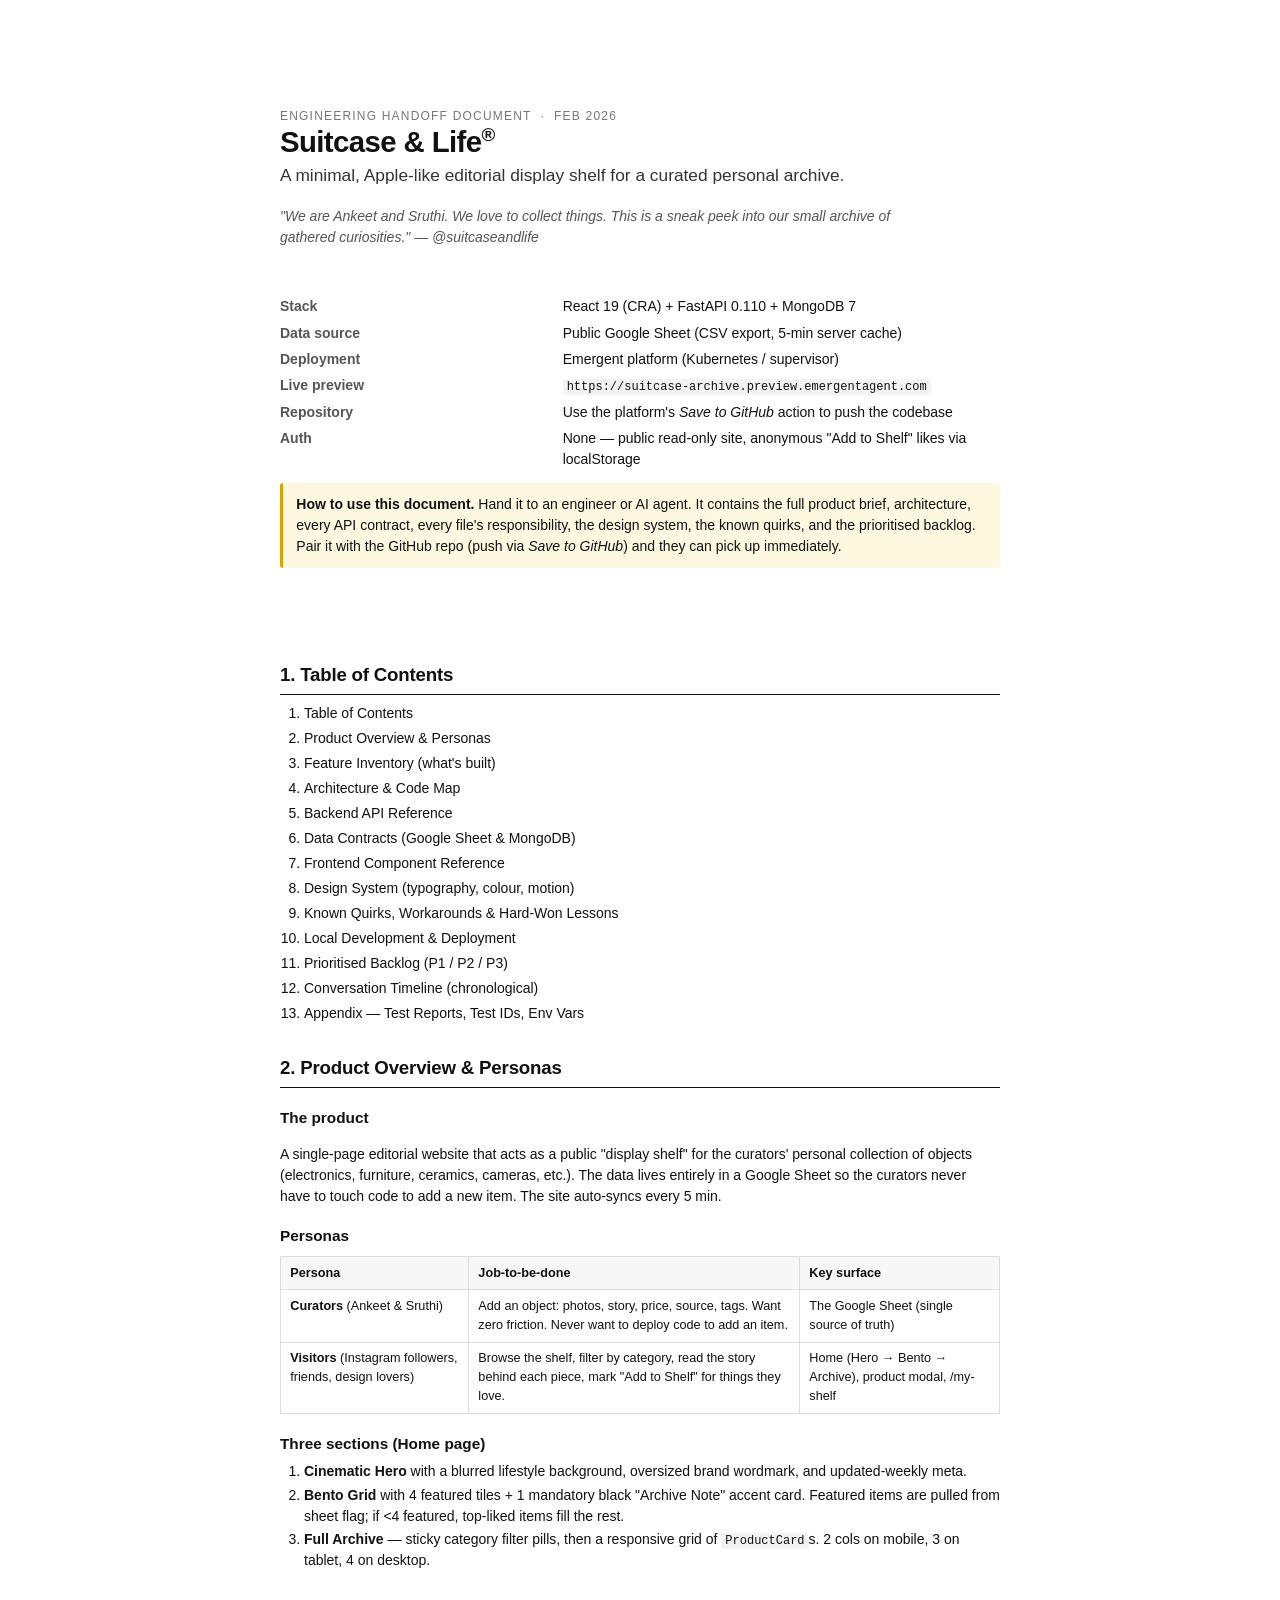
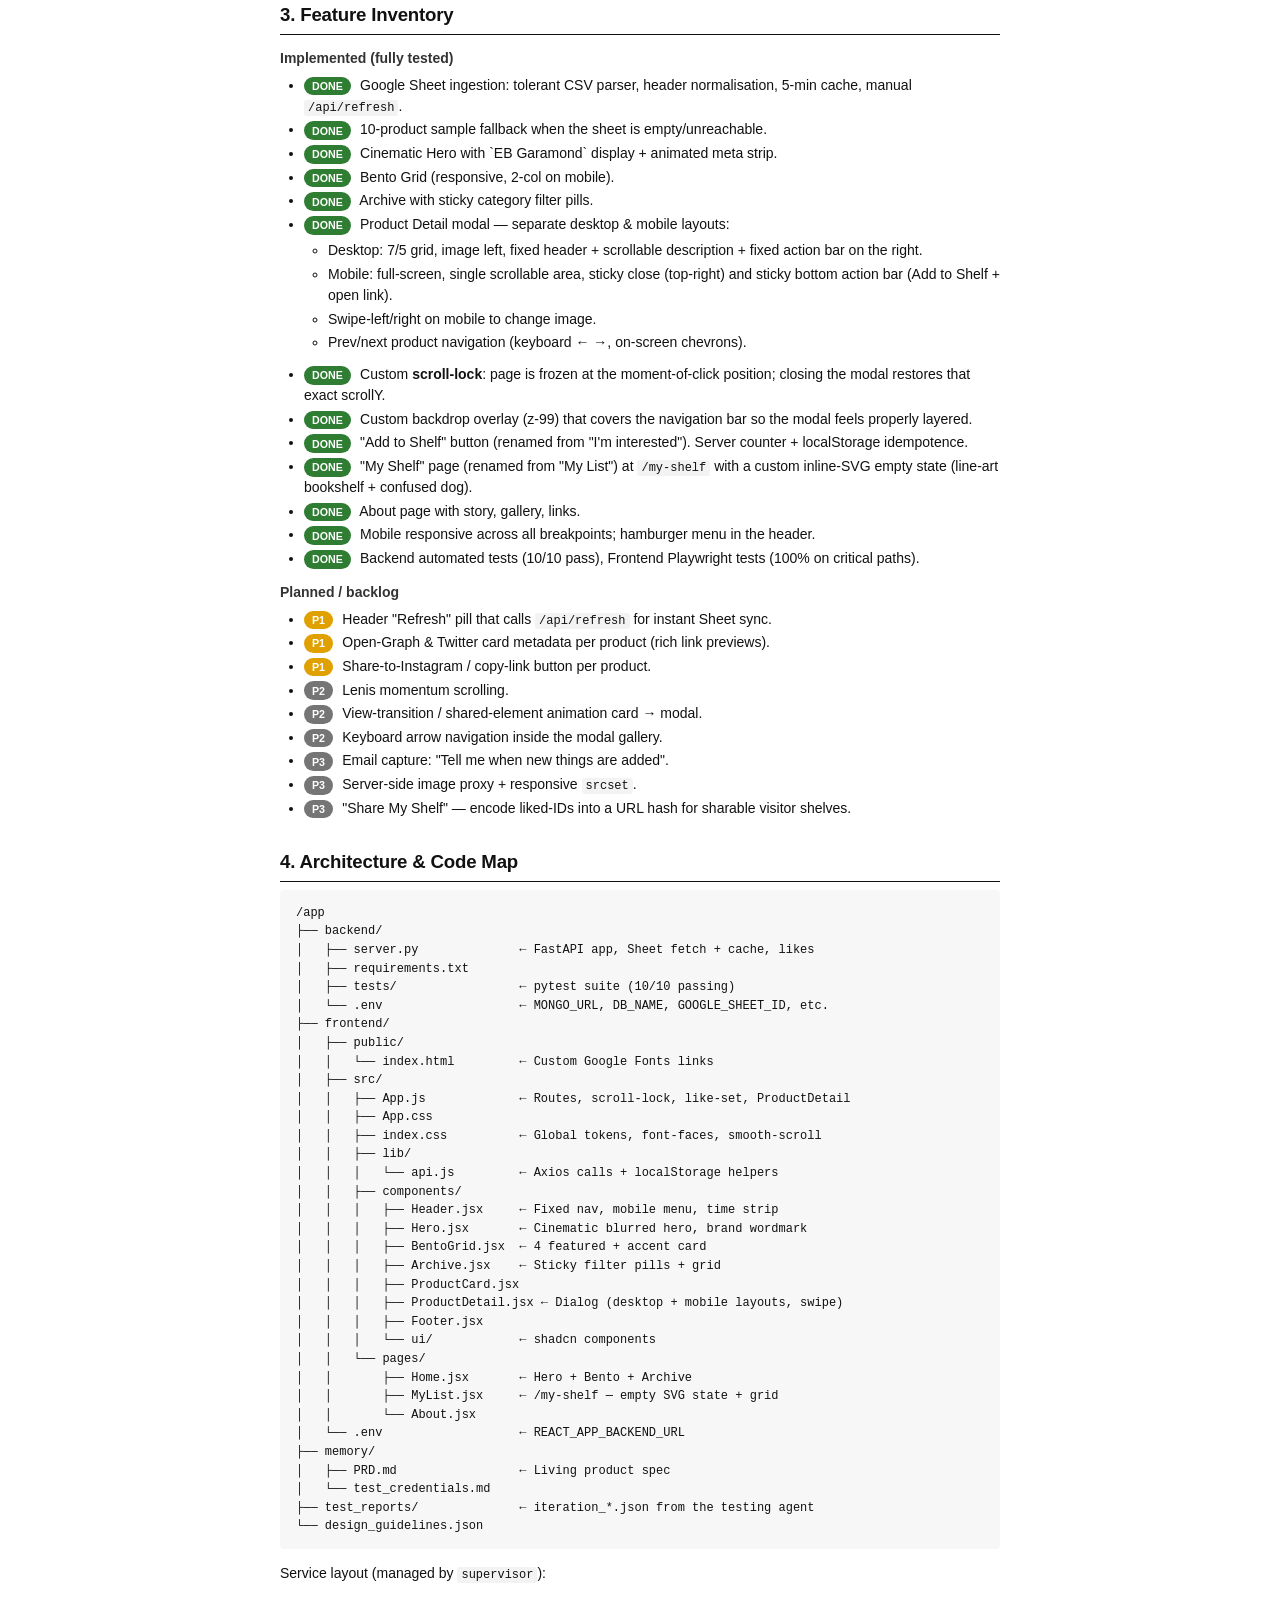
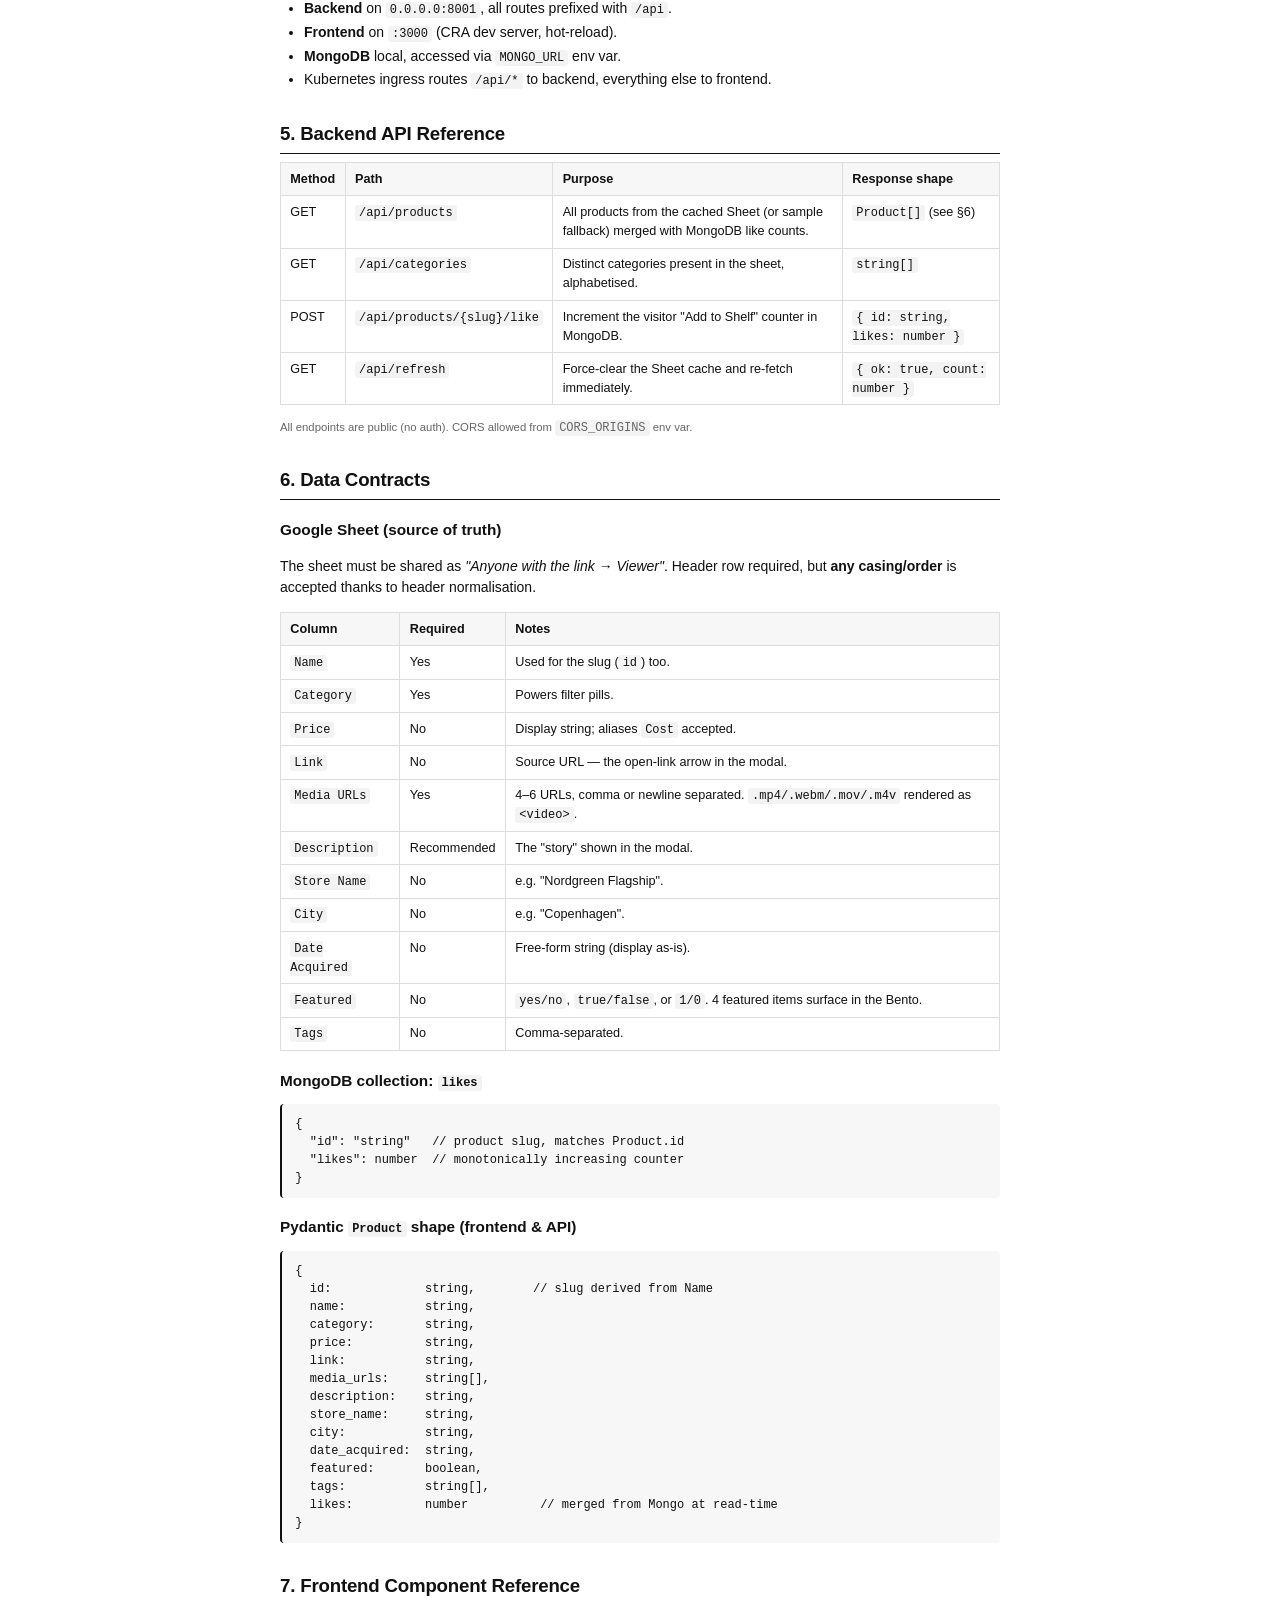
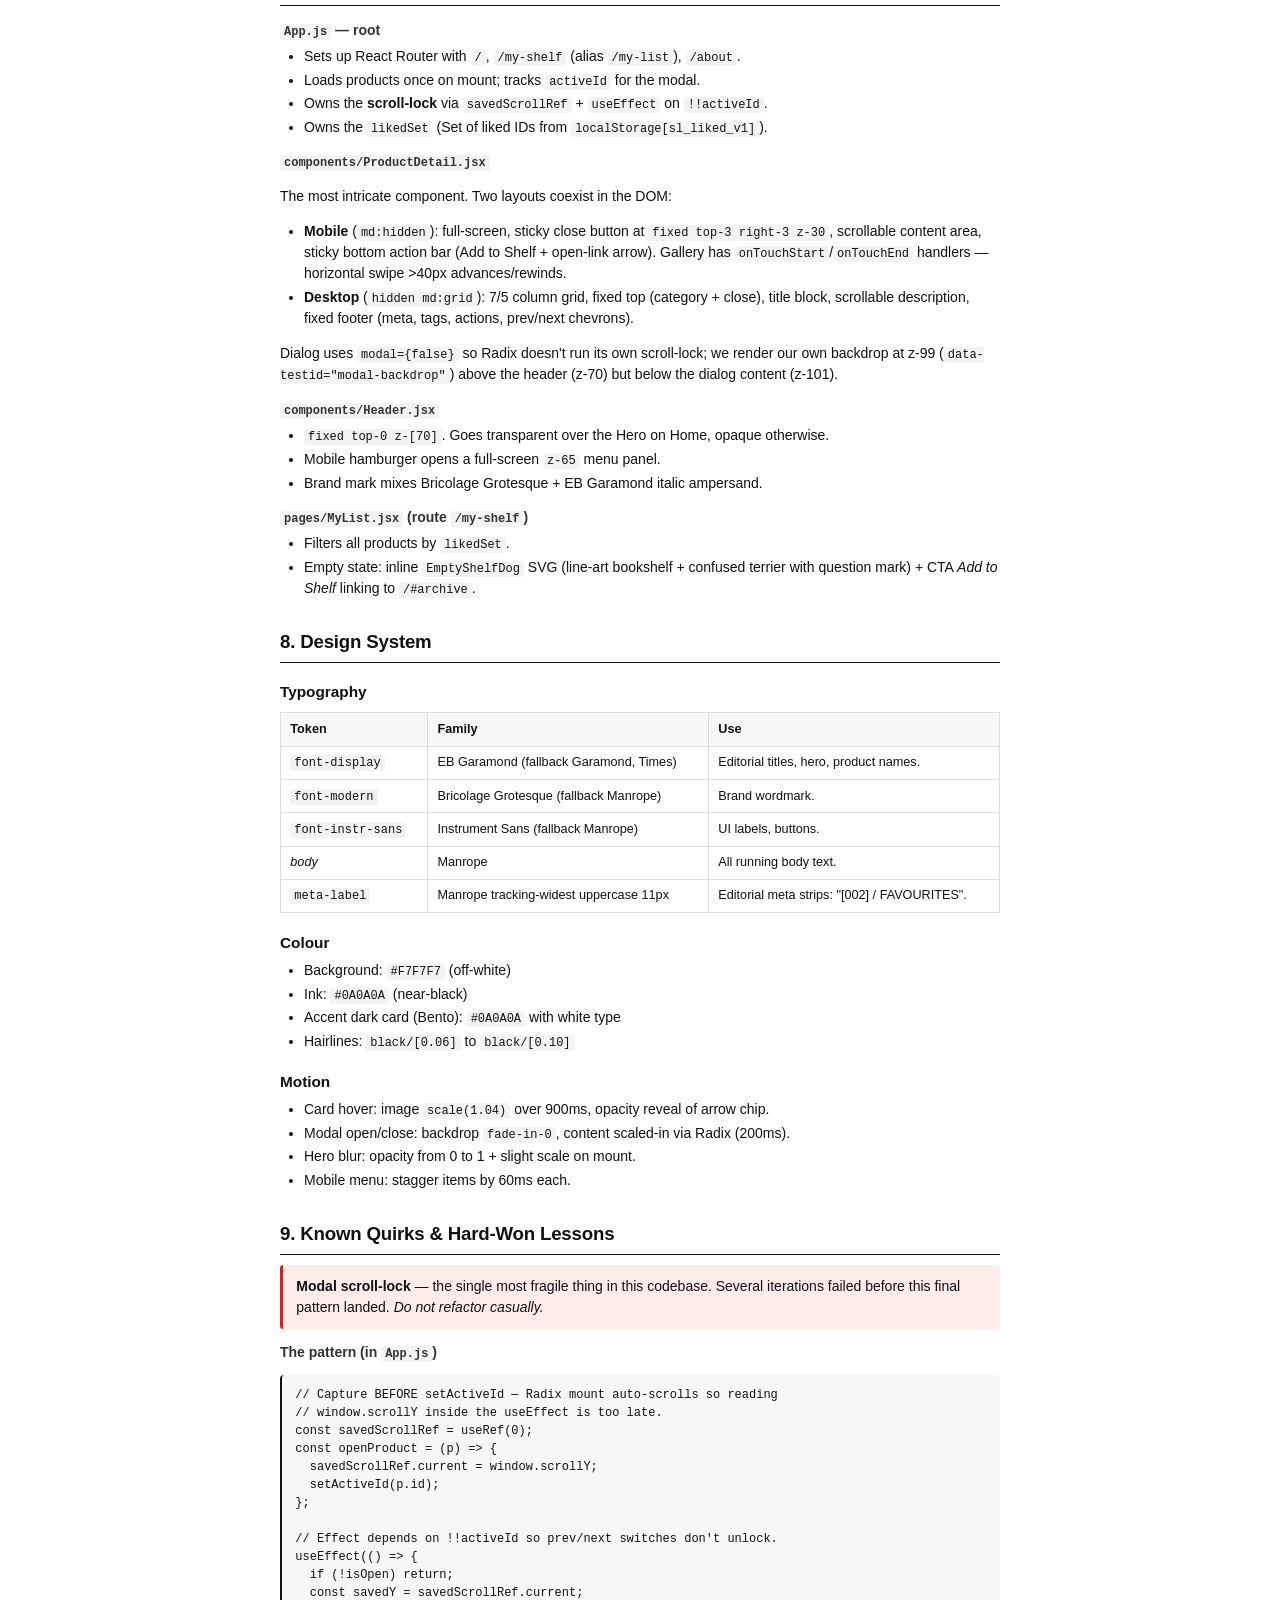
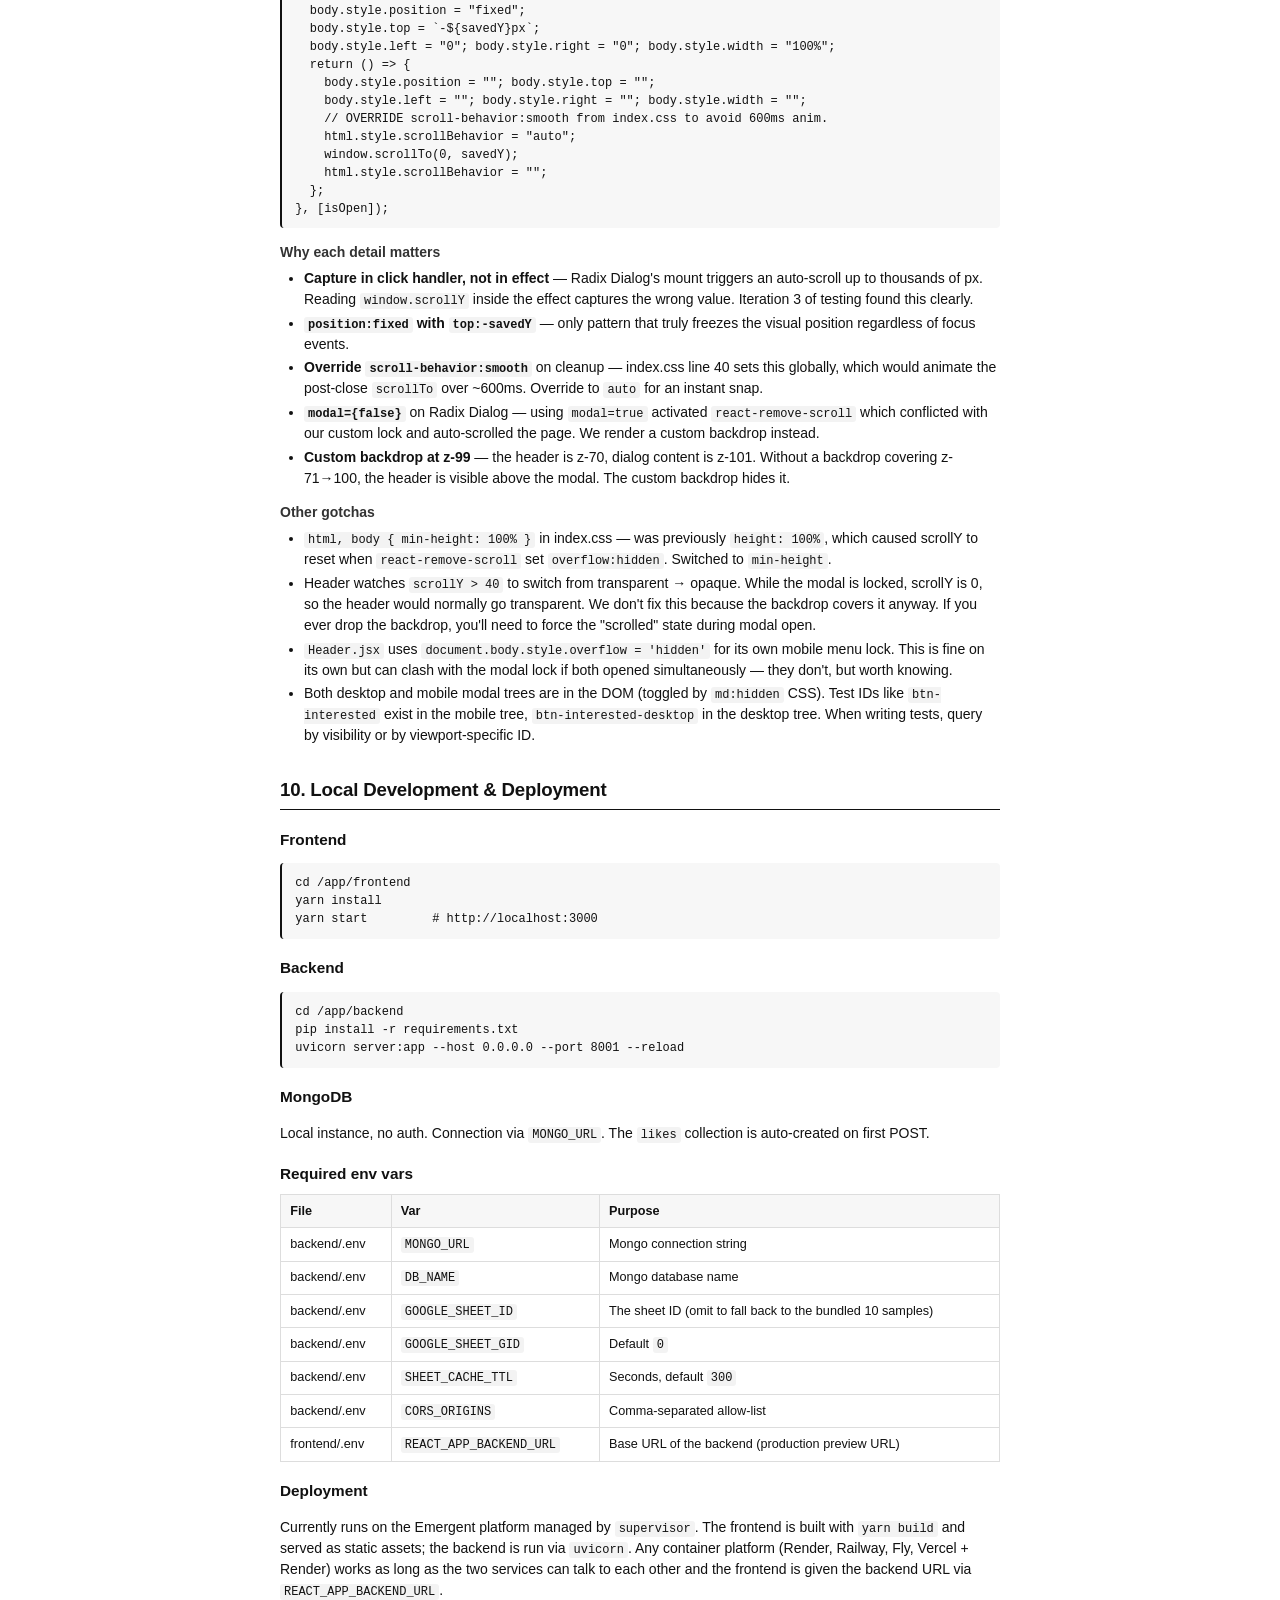
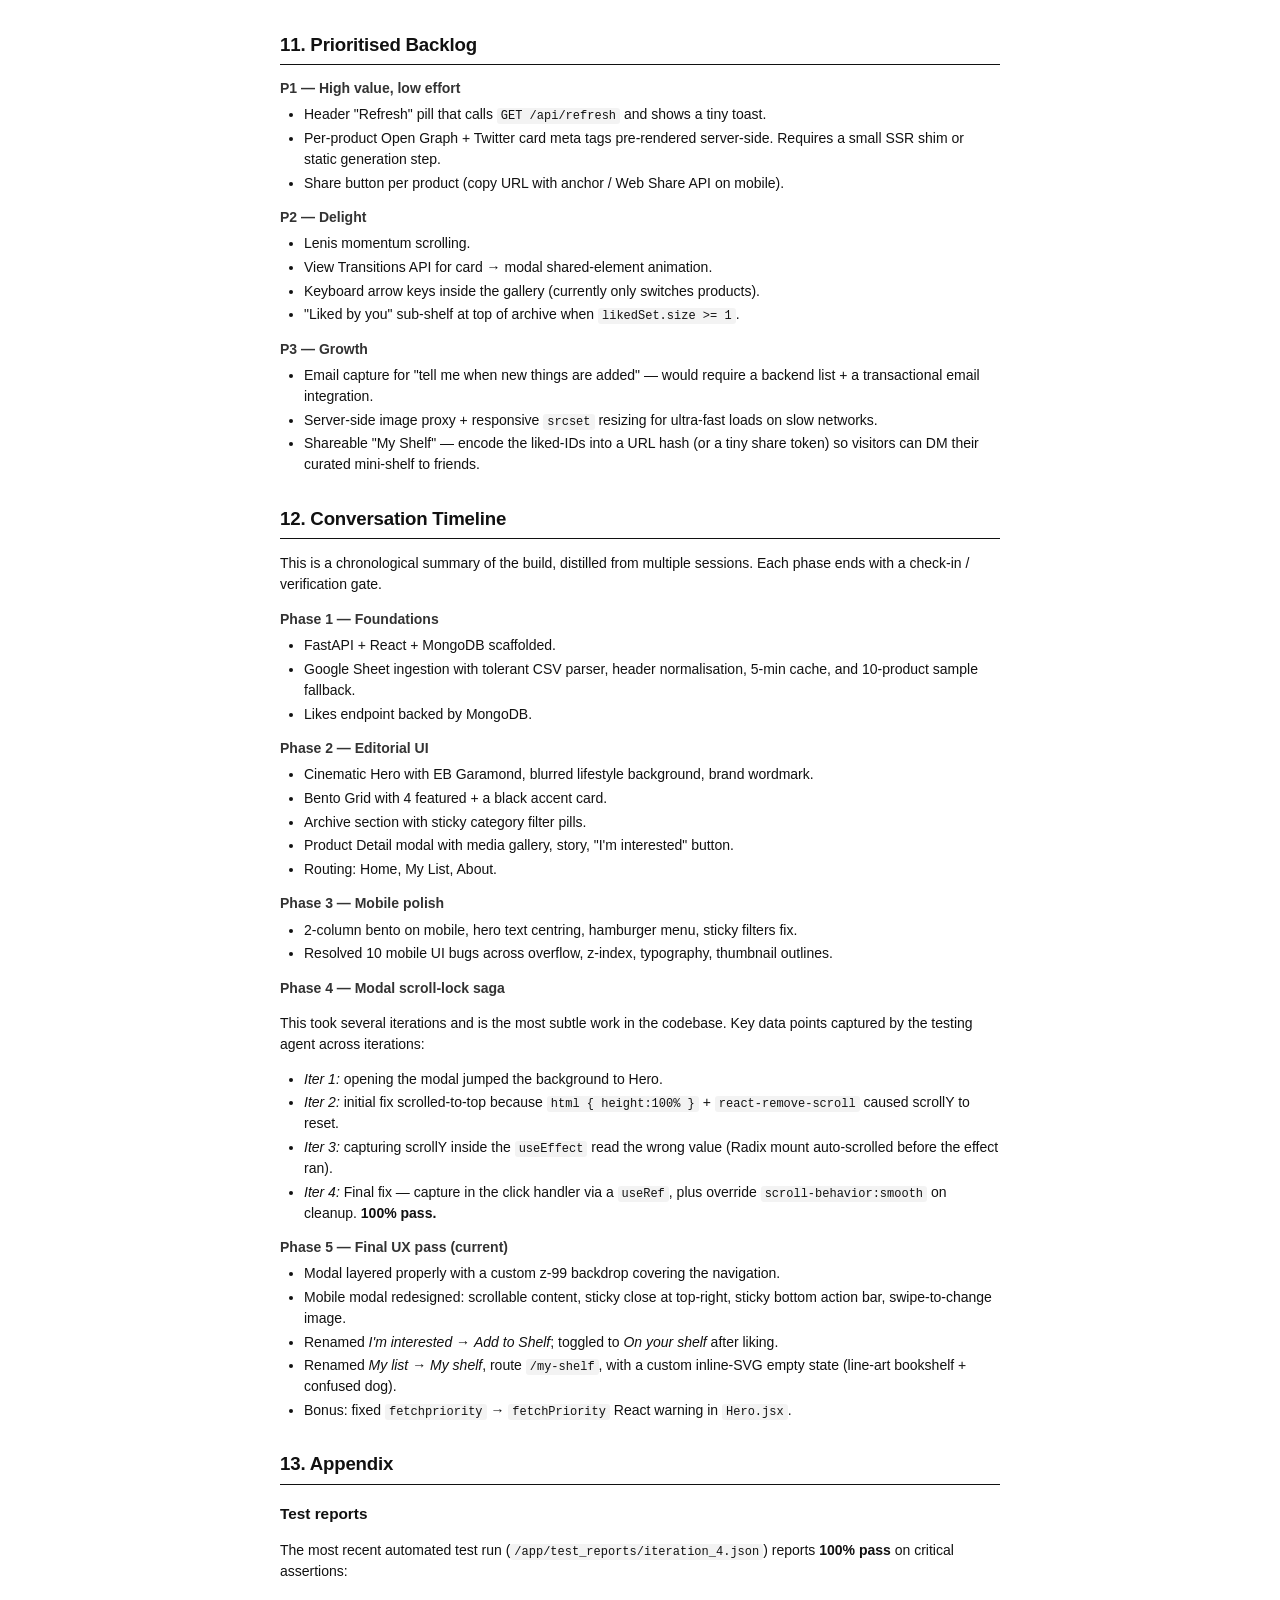
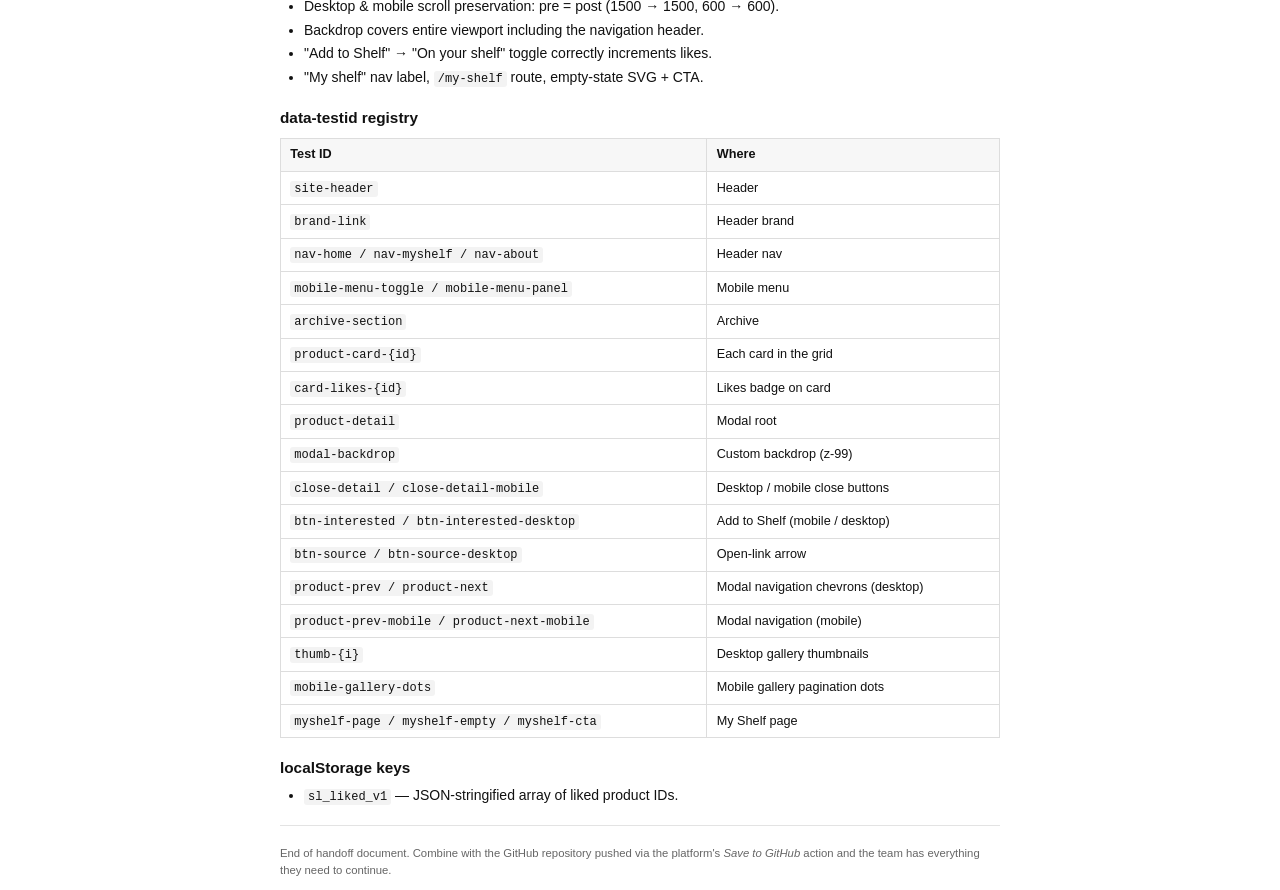
<file: exports/SUITCASE_AND_LIFE_HANDOFF.html>
<!doctype html>
<html lang="en">
<head>
<meta charset="utf-8" />
<title>Suitcase &amp; Life — Engineering Handoff</title>
<style>
@page { size: A4; margin: 18mm 16mm; }
* { box-sizing: border-box; }
body {
  font-family: -apple-system, BlinkMacSystemFont, "Segoe UI", "Helvetica Neue", Arial, sans-serif;
  color: #111;
  font-size: 10.5pt;
  line-height: 1.5;
  max-width: 720px;
  margin: 0 auto;
  -webkit-font-smoothing: antialiased;
}
h1 { font-size: 22pt; letter-spacing: -0.02em; line-height: 1.1; margin: 0 0 4pt; }
h2 {
  font-size: 14pt; letter-spacing: -0.01em;
  margin: 22pt 0 6pt; padding-bottom: 4pt;
  border-bottom: 1.5px solid #111;
}
h3 { font-size: 11.5pt; margin: 14pt 0 4pt; color: #111; }
h4 { font-size: 10.5pt; margin: 10pt 0 3pt; color: #333; }
p, li { font-size: 10.5pt; }
ul, ol { padding-left: 18pt; margin: 4pt 0 8pt; }
li { margin-bottom: 2pt; }
code, pre {
  font-family: "SF Mono", Menlo, Consolas, monospace;
  font-size: 9pt;
}
code { background: #f3f3f3; padding: 1px 4px; border-radius: 3px; }
pre {
  background: #f7f7f7; padding: 8pt 10pt; border-radius: 4px;
  border-left: 2px solid #111;
  white-space: pre-wrap; word-break: break-word;
  page-break-inside: avoid;
}
table {
  width: 100%; border-collapse: collapse; margin: 6pt 0 10pt;
  font-size: 9.5pt;
}
th, td {
  border: 1px solid #ddd; padding: 5pt 7pt; text-align: left; vertical-align: top;
}
th { background: #f7f7f7; font-weight: 600; }
.cover {
  text-align: left; padding-top: 80pt; padding-bottom: 40pt;
  page-break-after: always;
}
.cover .meta { font-size: 9pt; color: #777; letter-spacing: 0.1em; text-transform: uppercase; }
.cover .tagline { font-style: italic; color: #555; margin-top: 8pt; max-width: 480pt; }
.callout {
  background: #fff8e1; border-left: 3px solid #e0a000;
  padding: 8pt 10pt; margin: 8pt 0; border-radius: 3px;
}
.callout.success { background: #e9f7ee; border-left-color: #2e7d32; }
.callout.danger { background: #fdecea; border-left-color: #c62828; }
.kv {
  display: grid; grid-template-columns: 200pt 1fr;
  gap: 4pt 12pt; margin: 6pt 0 10pt;
}
.kv .k { font-weight: 600; color: #555; }
.small { font-size: 8.5pt; color: #666; }
.tag {
  display: inline-block; font-size: 8pt; font-weight: 600;
  padding: 1pt 6pt; border-radius: 8pt; background: #111; color: #fff;
  margin-right: 4pt; vertical-align: middle;
}
.tag.green { background: #2e7d32; }
.tag.amber { background: #e0a000; }
.tag.gray { background: #757575; }
.toc { font-size: 10pt; }
.toc li { margin-bottom: 3pt; }
.page-break { page-break-before: always; }
hr { border: none; border-top: 1px solid #e3e3e3; margin: 14pt 0; }
.file-tree {
  font-family: "SF Mono", Menlo, Consolas, monospace;
  font-size: 9pt; line-height: 1.55; background: #f7f7f7;
  padding: 10pt 12pt; border-radius: 4px; white-space: pre;
}
</style>
</head>
<body>

<section class="cover">
  <div class="meta">Engineering Handoff Document &nbsp;·&nbsp; Feb 2026</div>
  <h1>Suitcase &amp; Life<sup style="font-size: 14pt;">®</sup></h1>
  <p style="font-size: 13pt; color: #333; margin-top: 4pt;">A minimal, Apple-like editorial display shelf for a curated personal archive.</p>
  <p class="tagline">"We are Ankeet and Sruthi. We love to collect things. This is a sneak peek into our small archive of gathered curiosities." — @suitcaseandlife</p>

  <div style="margin-top: 36pt;">
    <div class="kv">
      <div class="k">Stack</div><div>React 19 (CRA) + FastAPI 0.110 + MongoDB 7</div>
      <div class="k">Data source</div><div>Public Google Sheet (CSV export, 5-min server cache)</div>
      <div class="k">Deployment</div><div>Emergent platform (Kubernetes / supervisor)</div>
      <div class="k">Live preview</div><div><code>https://suitcase-archive.preview.emergentagent.com</code></div>
      <div class="k">Repository</div><div>Use the platform's <em>Save to GitHub</em> action to push the codebase</div>
      <div class="k">Auth</div><div>None — public read-only site, anonymous "Add to Shelf" likes via localStorage</div>
    </div>
  </div>

  <div class="callout">
    <strong>How to use this document.</strong> Hand it to an engineer or AI agent.
    It contains the full product brief, architecture, every API contract, every
    file's responsibility, the design system, the known quirks, and the prioritised
    backlog. Pair it with the GitHub repo (push via <em>Save to GitHub</em>) and
    they can pick up immediately.
  </div>
</section>

<h2>1. Table of Contents</h2>
<ol class="toc">
  <li>Table of Contents</li>
  <li>Product Overview &amp; Personas</li>
  <li>Feature Inventory (what's built)</li>
  <li>Architecture &amp; Code Map</li>
  <li>Backend API Reference</li>
  <li>Data Contracts (Google Sheet &amp; MongoDB)</li>
  <li>Frontend Component Reference</li>
  <li>Design System (typography, colour, motion)</li>
  <li>Known Quirks, Workarounds &amp; Hard-Won Lessons</li>
  <li>Local Development &amp; Deployment</li>
  <li>Prioritised Backlog (P1 / P2 / P3)</li>
  <li>Conversation Timeline (chronological)</li>
  <li>Appendix — Test Reports, Test IDs, Env Vars</li>
</ol>

<h2>2. Product Overview &amp; Personas</h2>

<h3>The product</h3>
<p>
A single-page editorial website that acts as a public "display shelf" for the
curators' personal collection of objects (electronics, furniture, ceramics,
cameras, etc.). The data lives entirely in a Google Sheet so the curators
never have to touch code to add a new item. The site auto-syncs every 5 min.
</p>

<h3>Personas</h3>
<table>
  <tr><th>Persona</th><th>Job-to-be-done</th><th>Key surface</th></tr>
  <tr>
    <td><strong>Curators</strong> (Ankeet &amp; Sruthi)</td>
    <td>Add an object: photos, story, price, source, tags. Want zero friction. Never want to deploy code to add an item.</td>
    <td>The Google Sheet (single source of truth)</td>
  </tr>
  <tr>
    <td><strong>Visitors</strong> (Instagram followers, friends, design lovers)</td>
    <td>Browse the shelf, filter by category, read the story behind each piece, mark "Add to Shelf" for things they love.</td>
    <td>Home (Hero → Bento → Archive), product modal, /my-shelf</td>
  </tr>
</table>

<h3>Three sections (Home page)</h3>
<ol>
  <li><strong>Cinematic Hero</strong> with a blurred lifestyle background, oversized brand wordmark, and updated-weekly meta.</li>
  <li><strong>Bento Grid</strong> with 4 featured tiles + 1 mandatory black "Archive Note" accent card. Featured items are pulled from sheet flag; if &lt;4 featured, top-liked items fill the rest.</li>
  <li><strong>Full Archive</strong> — sticky category filter pills, then a responsive grid of <code>ProductCard</code>s. 2 cols on mobile, 3 on tablet, 4 on desktop.</li>
</ol>

<h2>3. Feature Inventory</h2>

<h4>Implemented (fully tested)</h4>
<ul>
  <li><span class="tag green">DONE</span> Google Sheet ingestion: tolerant CSV parser, header normalisation, 5-min cache, manual <code>/api/refresh</code>.</li>
  <li><span class="tag green">DONE</span> 10-product sample fallback when the sheet is empty/unreachable.</li>
  <li><span class="tag green">DONE</span> Cinematic Hero with `EB Garamond` display + animated meta strip.</li>
  <li><span class="tag green">DONE</span> Bento Grid (responsive, 2-col on mobile).</li>
  <li><span class="tag green">DONE</span> Archive with sticky category filter pills.</li>
  <li><span class="tag green">DONE</span> Product Detail modal — separate desktop &amp; mobile layouts:
    <ul>
      <li>Desktop: 7/5 grid, image left, fixed header + scrollable description + fixed action bar on the right.</li>
      <li>Mobile: full-screen, single scrollable area, sticky close (top-right) and sticky bottom action bar (Add to Shelf + open link).</li>
      <li>Swipe-left/right on mobile to change image.</li>
      <li>Prev/next product navigation (keyboard ← →, on-screen chevrons).</li>
    </ul>
  </li>
  <li><span class="tag green">DONE</span> Custom <strong>scroll-lock</strong>: page is frozen at the moment-of-click position; closing the modal restores that exact scrollY.</li>
  <li><span class="tag green">DONE</span> Custom backdrop overlay (z-99) that covers the navigation bar so the modal feels properly layered.</li>
  <li><span class="tag green">DONE</span> "Add to Shelf" button (renamed from "I'm interested"). Server counter + localStorage idempotence.</li>
  <li><span class="tag green">DONE</span> "My Shelf" page (renamed from "My List") at <code>/my-shelf</code> with a custom inline-SVG empty state (line-art bookshelf + confused dog).</li>
  <li><span class="tag green">DONE</span> About page with story, gallery, links.</li>
  <li><span class="tag green">DONE</span> Mobile responsive across all breakpoints; hamburger menu in the header.</li>
  <li><span class="tag green">DONE</span> Backend automated tests (10/10 pass), Frontend Playwright tests (100% on critical paths).</li>
</ul>

<h4>Planned / backlog</h4>
<ul>
  <li><span class="tag amber">P1</span> Header "Refresh" pill that calls <code>/api/refresh</code> for instant Sheet sync.</li>
  <li><span class="tag amber">P1</span> Open-Graph &amp; Twitter card metadata per product (rich link previews).</li>
  <li><span class="tag amber">P1</span> Share-to-Instagram / copy-link button per product.</li>
  <li><span class="tag gray">P2</span> Lenis momentum scrolling.</li>
  <li><span class="tag gray">P2</span> View-transition / shared-element animation card → modal.</li>
  <li><span class="tag gray">P2</span> Keyboard arrow navigation inside the modal gallery.</li>
  <li><span class="tag gray">P3</span> Email capture: "Tell me when new things are added".</li>
  <li><span class="tag gray">P3</span> Server-side image proxy + responsive <code>srcset</code>.</li>
  <li><span class="tag gray">P3</span> "Share My Shelf" — encode liked-IDs into a URL hash for sharable visitor shelves.</li>
</ul>

<h2>4. Architecture &amp; Code Map</h2>

<div class="file-tree">/app
├── backend/
│   ├── server.py              ← FastAPI app, Sheet fetch + cache, likes
│   ├── requirements.txt
│   ├── tests/                 ← pytest suite (10/10 passing)
│   └── .env                   ← MONGO_URL, DB_NAME, GOOGLE_SHEET_ID, etc.
├── frontend/
│   ├── public/
│   │   └── index.html         ← Custom Google Fonts links
│   ├── src/
│   │   ├── App.js             ← Routes, scroll-lock, like-set, ProductDetail
│   │   ├── App.css
│   │   ├── index.css          ← Global tokens, font-faces, smooth-scroll
│   │   ├── lib/
│   │   │   └── api.js         ← Axios calls + localStorage helpers
│   │   ├── components/
│   │   │   ├── Header.jsx     ← Fixed nav, mobile menu, time strip
│   │   │   ├── Hero.jsx       ← Cinematic blurred hero, brand wordmark
│   │   │   ├── BentoGrid.jsx  ← 4 featured + accent card
│   │   │   ├── Archive.jsx    ← Sticky filter pills + grid
│   │   │   ├── ProductCard.jsx
│   │   │   ├── ProductDetail.jsx ← Dialog (desktop + mobile layouts, swipe)
│   │   │   ├── Footer.jsx
│   │   │   └── ui/            ← shadcn components
│   │   └── pages/
│   │       ├── Home.jsx       ← Hero + Bento + Archive
│   │       ├── MyList.jsx     ← /my-shelf — empty SVG state + grid
│   │       └── About.jsx
│   └── .env                   ← REACT_APP_BACKEND_URL
├── memory/
│   ├── PRD.md                 ← Living product spec
│   └── test_credentials.md
├── test_reports/              ← iteration_*.json from the testing agent
└── design_guidelines.json
</div>

<p>Service layout (managed by <code>supervisor</code>):</p>
<ul>
  <li><strong>Backend</strong> on <code>0.0.0.0:8001</code>, all routes prefixed with <code>/api</code>.</li>
  <li><strong>Frontend</strong> on <code>:3000</code> (CRA dev server, hot-reload).</li>
  <li><strong>MongoDB</strong> local, accessed via <code>MONGO_URL</code> env var.</li>
  <li>Kubernetes ingress routes <code>/api/*</code> to backend, everything else to frontend.</li>
</ul>

<h2>5. Backend API Reference</h2>

<table>
  <tr><th>Method</th><th>Path</th><th>Purpose</th><th>Response shape</th></tr>
  <tr>
    <td>GET</td><td><code>/api/products</code></td>
    <td>All products from the cached Sheet (or sample fallback) merged with MongoDB like counts.</td>
    <td><code>Product[]</code> (see §6)</td>
  </tr>
  <tr>
    <td>GET</td><td><code>/api/categories</code></td>
    <td>Distinct categories present in the sheet, alphabetised.</td>
    <td><code>string[]</code></td>
  </tr>
  <tr>
    <td>POST</td><td><code>/api/products/{slug}/like</code></td>
    <td>Increment the visitor "Add to Shelf" counter in MongoDB.</td>
    <td><code>{ id: string, likes: number }</code></td>
  </tr>
  <tr>
    <td>GET</td><td><code>/api/refresh</code></td>
    <td>Force-clear the Sheet cache and re-fetch immediately.</td>
    <td><code>{ ok: true, count: number }</code></td>
  </tr>
</table>

<p class="small">All endpoints are public (no auth). CORS allowed from <code>CORS_ORIGINS</code> env var.</p>

<h2>6. Data Contracts</h2>

<h3>Google Sheet (source of truth)</h3>
<p>The sheet must be shared as <em>"Anyone with the link → Viewer"</em>.
Header row required, but <strong>any casing/order</strong> is accepted thanks to header normalisation.</p>

<table>
<tr><th>Column</th><th>Required</th><th>Notes</th></tr>
<tr><td><code>Name</code></td><td>Yes</td><td>Used for the slug (<code>id</code>) too.</td></tr>
<tr><td><code>Category</code></td><td>Yes</td><td>Powers filter pills.</td></tr>
<tr><td><code>Price</code></td><td>No</td><td>Display string; aliases <code>Cost</code> accepted.</td></tr>
<tr><td><code>Link</code></td><td>No</td><td>Source URL — the open-link arrow in the modal.</td></tr>
<tr><td><code>Media URLs</code></td><td>Yes</td><td>4–6 URLs, comma or newline separated. <code>.mp4/.webm/.mov/.m4v</code> rendered as <code>&lt;video&gt;</code>.</td></tr>
<tr><td><code>Description</code></td><td>Recommended</td><td>The "story" shown in the modal.</td></tr>
<tr><td><code>Store Name</code></td><td>No</td><td>e.g. "Nordgreen Flagship".</td></tr>
<tr><td><code>City</code></td><td>No</td><td>e.g. "Copenhagen".</td></tr>
<tr><td><code>Date Acquired</code></td><td>No</td><td>Free-form string (display as-is).</td></tr>
<tr><td><code>Featured</code></td><td>No</td><td><code>yes/no</code>, <code>true/false</code>, or <code>1/0</code>. 4 featured items surface in the Bento.</td></tr>
<tr><td><code>Tags</code></td><td>No</td><td>Comma-separated.</td></tr>
</table>

<h3>MongoDB collection: <code>likes</code></h3>
<pre>{
  "id": "string"   // product slug, matches Product.id
  "likes": number  // monotonically increasing counter
}</pre>

<h3>Pydantic <code>Product</code> shape (frontend &amp; API)</h3>
<pre>{
  id:             string,        // slug derived from Name
  name:           string,
  category:       string,
  price:          string,
  link:           string,
  media_urls:     string[],
  description:    string,
  store_name:     string,
  city:           string,
  date_acquired:  string,
  featured:       boolean,
  tags:           string[],
  likes:          number          // merged from Mongo at read-time
}</pre>

<h2>7. Frontend Component Reference</h2>

<h4><code>App.js</code> — root</h4>
<ul>
  <li>Sets up React Router with <code>/</code>, <code>/my-shelf</code> (alias <code>/my-list</code>), <code>/about</code>.</li>
  <li>Loads products once on mount; tracks <code>activeId</code> for the modal.</li>
  <li>Owns the <strong>scroll-lock</strong> via <code>savedScrollRef</code> + <code>useEffect</code> on <code>!!activeId</code>.</li>
  <li>Owns the <code>likedSet</code> (Set of liked IDs from <code>localStorage[sl_liked_v1]</code>).</li>
</ul>

<h4><code>components/ProductDetail.jsx</code></h4>
<p>The most intricate component. Two layouts coexist in the DOM:</p>
<ul>
  <li><strong>Mobile</strong> (<code>md:hidden</code>): full-screen, sticky close button at <code>fixed top-3 right-3 z-30</code>, scrollable content area, sticky bottom action bar (Add to Shelf + open-link arrow). Gallery has <code>onTouchStart</code>/<code>onTouchEnd</code> handlers — horizontal swipe &gt;40px advances/rewinds.</li>
  <li><strong>Desktop</strong> (<code>hidden md:grid</code>): 7/5 column grid, fixed top (category + close), title block, scrollable description, fixed footer (meta, tags, actions, prev/next chevrons).</li>
</ul>
<p>Dialog uses <code>modal={false}</code> so Radix doesn't run its own scroll-lock; we render our own backdrop at z-99 (<code>data-testid="modal-backdrop"</code>) above the header (z-70) but below the dialog content (z-101).</p>

<h4><code>components/Header.jsx</code></h4>
<ul>
  <li><code>fixed top-0 z-[70]</code>. Goes transparent over the Hero on Home, opaque otherwise.</li>
  <li>Mobile hamburger opens a full-screen <code>z-65</code> menu panel.</li>
  <li>Brand mark mixes Bricolage Grotesque + EB Garamond italic ampersand.</li>
</ul>

<h4><code>pages/MyList.jsx</code> (route <code>/my-shelf</code>)</h4>
<ul>
  <li>Filters all products by <code>likedSet</code>.</li>
  <li>Empty state: inline <code>EmptyShelfDog</code> SVG (line-art bookshelf + confused terrier with question mark) + CTA <em>Add to Shelf</em> linking to <code>/#archive</code>.</li>
</ul>

<h2>8. Design System</h2>

<h3>Typography</h3>
<table>
<tr><th>Token</th><th>Family</th><th>Use</th></tr>
<tr><td><code>font-display</code></td><td>EB Garamond (fallback Garamond, Times)</td><td>Editorial titles, hero, product names.</td></tr>
<tr><td><code>font-modern</code></td><td>Bricolage Grotesque (fallback Manrope)</td><td>Brand wordmark.</td></tr>
<tr><td><code>font-instr-sans</code></td><td>Instrument Sans (fallback Manrope)</td><td>UI labels, buttons.</td></tr>
<tr><td><em>body</em></td><td>Manrope</td><td>All running body text.</td></tr>
<tr><td><code>meta-label</code></td><td>Manrope tracking-widest uppercase 11px</td><td>Editorial meta strips: "[002] / FAVOURITES".</td></tr>
</table>

<h3>Colour</h3>
<ul>
  <li>Background: <code>#F7F7F7</code> (off-white)</li>
  <li>Ink: <code>#0A0A0A</code> (near-black)</li>
  <li>Accent dark card (Bento): <code>#0A0A0A</code> with white type</li>
  <li>Hairlines: <code>black/[0.06]</code> to <code>black/[0.10]</code></li>
</ul>

<h3>Motion</h3>
<ul>
  <li>Card hover: image <code>scale(1.04)</code> over 900ms, opacity reveal of arrow chip.</li>
  <li>Modal open/close: backdrop <code>fade-in-0</code>, content scaled-in via Radix (200ms).</li>
  <li>Hero blur: opacity from 0 to 1 + slight scale on mount.</li>
  <li>Mobile menu: stagger items by 60ms each.</li>
</ul>

<h2>9. Known Quirks &amp; Hard-Won Lessons</h2>

<div class="callout danger">
<strong>Modal scroll-lock</strong> — the single most fragile thing in this codebase.
Several iterations failed before this final pattern landed. <em>Do not refactor casually.</em>
</div>

<h4>The pattern (in <code>App.js</code>)</h4>
<pre>// Capture BEFORE setActiveId — Radix mount auto-scrolls so reading
// window.scrollY inside the useEffect is too late.
const savedScrollRef = useRef(0);
const openProduct = (p) =&gt; {
  savedScrollRef.current = window.scrollY;
  setActiveId(p.id);
};

// Effect depends on !!activeId so prev/next switches don't unlock.
useEffect(() =&gt; {
  if (!isOpen) return;
  const savedY = savedScrollRef.current;
  body.style.position = "fixed";
  body.style.top = `-${savedY}px`;
  body.style.left = "0"; body.style.right = "0"; body.style.width = "100%";
  return () =&gt; {
    body.style.position = ""; body.style.top = "";
    body.style.left = ""; body.style.right = ""; body.style.width = "";
    // OVERRIDE scroll-behavior:smooth from index.css to avoid 600ms anim.
    html.style.scrollBehavior = "auto";
    window.scrollTo(0, savedY);
    html.style.scrollBehavior = "";
  };
}, [isOpen]);</pre>

<h4>Why each detail matters</h4>
<ul>
  <li><strong>Capture in click handler, not in effect</strong> — Radix Dialog's mount triggers an auto-scroll up to thousands of px. Reading <code>window.scrollY</code> inside the effect captures the wrong value. Iteration 3 of testing found this clearly.</li>
  <li><strong><code>position:fixed</code> with <code>top:-savedY</code></strong> — only pattern that truly freezes the visual position regardless of focus events.</li>
  <li><strong>Override <code>scroll-behavior:smooth</code></strong> on cleanup — index.css line 40 sets this globally, which would animate the post-close <code>scrollTo</code> over ~600ms. Override to <code>auto</code> for an instant snap.</li>
  <li><strong><code>modal=&#123;false&#125;</code></strong> on Radix Dialog — using <code>modal=true</code> activated <code>react-remove-scroll</code> which conflicted with our custom lock and auto-scrolled the page. We render a custom backdrop instead.</li>
  <li><strong>Custom backdrop at z-99</strong> — the header is z-70, dialog content is z-101. Without a backdrop covering z-71→100, the header is visible above the modal. The custom backdrop hides it.</li>
</ul>

<h4>Other gotchas</h4>
<ul>
  <li><code>html, body { min-height: 100% }</code> in index.css — was previously <code>height: 100%</code>, which caused scrollY to reset when <code>react-remove-scroll</code> set <code>overflow:hidden</code>. Switched to <code>min-height</code>.</li>
  <li>Header watches <code>scrollY &gt; 40</code> to switch from transparent → opaque. While the modal is locked, scrollY is 0, so the header would normally go transparent. We don't fix this because the backdrop covers it anyway. If you ever drop the backdrop, you'll need to force the "scrolled" state during modal open.</li>
  <li><code>Header.jsx</code> uses <code>document.body.style.overflow = 'hidden'</code> for its own mobile menu lock. This is fine on its own but can clash with the modal lock if both opened simultaneously — they don't, but worth knowing.</li>
  <li>Both desktop and mobile modal trees are in the DOM (toggled by <code>md:hidden</code> CSS). Test IDs like <code>btn-interested</code> exist in the mobile tree, <code>btn-interested-desktop</code> in the desktop tree. When writing tests, query by visibility or by viewport-specific ID.</li>
</ul>

<h2>10. Local Development &amp; Deployment</h2>

<h3>Frontend</h3>
<pre>cd /app/frontend
yarn install
yarn start         # http://localhost:3000</pre>

<h3>Backend</h3>
<pre>cd /app/backend
pip install -r requirements.txt
uvicorn server:app --host 0.0.0.0 --port 8001 --reload</pre>

<h3>MongoDB</h3>
<p>Local instance, no auth. Connection via <code>MONGO_URL</code>. The <code>likes</code> collection is auto-created on first POST.</p>

<h3>Required env vars</h3>
<table>
<tr><th>File</th><th>Var</th><th>Purpose</th></tr>
<tr><td>backend/.env</td><td><code>MONGO_URL</code></td><td>Mongo connection string</td></tr>
<tr><td>backend/.env</td><td><code>DB_NAME</code></td><td>Mongo database name</td></tr>
<tr><td>backend/.env</td><td><code>GOOGLE_SHEET_ID</code></td><td>The sheet ID (omit to fall back to the bundled 10 samples)</td></tr>
<tr><td>backend/.env</td><td><code>GOOGLE_SHEET_GID</code></td><td>Default <code>0</code></td></tr>
<tr><td>backend/.env</td><td><code>SHEET_CACHE_TTL</code></td><td>Seconds, default <code>300</code></td></tr>
<tr><td>backend/.env</td><td><code>CORS_ORIGINS</code></td><td>Comma-separated allow-list</td></tr>
<tr><td>frontend/.env</td><td><code>REACT_APP_BACKEND_URL</code></td><td>Base URL of the backend (production preview URL)</td></tr>
</table>

<h3>Deployment</h3>
<p>Currently runs on the Emergent platform managed by <code>supervisor</code>. The frontend is built with <code>yarn build</code> and served as static assets; the backend is run via <code>uvicorn</code>. Any container platform (Render, Railway, Fly, Vercel + Render) works as long as the two services can talk to each other and the frontend is given the backend URL via <code>REACT_APP_BACKEND_URL</code>.</p>

<h2>11. Prioritised Backlog</h2>

<h4>P1 — High value, low effort</h4>
<ul>
  <li>Header "Refresh" pill that calls <code>GET /api/refresh</code> and shows a tiny toast.</li>
  <li>Per-product Open Graph + Twitter card meta tags pre-rendered server-side. Requires a small SSR shim or static generation step.</li>
  <li>Share button per product (copy URL with anchor / Web Share API on mobile).</li>
</ul>

<h4>P2 — Delight</h4>
<ul>
  <li>Lenis momentum scrolling.</li>
  <li>View Transitions API for card → modal shared-element animation.</li>
  <li>Keyboard arrow keys inside the gallery (currently only switches products).</li>
  <li>"Liked by you" sub-shelf at top of archive when <code>likedSet.size &gt;= 1</code>.</li>
</ul>

<h4>P3 — Growth</h4>
<ul>
  <li>Email capture for "tell me when new things are added" — would require a backend list + a transactional email integration.</li>
  <li>Server-side image proxy + responsive <code>srcset</code> resizing for ultra-fast loads on slow networks.</li>
  <li>Shareable "My Shelf" — encode the liked-IDs into a URL hash (or a tiny share token) so visitors can DM their curated mini-shelf to friends.</li>
</ul>

<h2>12. Conversation Timeline</h2>

<p>This is a chronological summary of the build, distilled from multiple sessions. Each phase ends with a check-in / verification gate.</p>

<h4>Phase 1 — Foundations</h4>
<ul>
  <li>FastAPI + React + MongoDB scaffolded.</li>
  <li>Google Sheet ingestion with tolerant CSV parser, header normalisation, 5-min cache, and 10-product sample fallback.</li>
  <li>Likes endpoint backed by MongoDB.</li>
</ul>

<h4>Phase 2 — Editorial UI</h4>
<ul>
  <li>Cinematic Hero with EB Garamond, blurred lifestyle background, brand wordmark.</li>
  <li>Bento Grid with 4 featured + a black accent card.</li>
  <li>Archive section with sticky category filter pills.</li>
  <li>Product Detail modal with media gallery, story, "I'm interested" button.</li>
  <li>Routing: Home, My List, About.</li>
</ul>

<h4>Phase 3 — Mobile polish</h4>
<ul>
  <li>2-column bento on mobile, hero text centring, hamburger menu, sticky filters fix.</li>
  <li>Resolved 10 mobile UI bugs across overflow, z-index, typography, thumbnail outlines.</li>
</ul>

<h4>Phase 4 — Modal scroll-lock saga</h4>
<p>This took several iterations and is the most subtle work in the codebase.
Key data points captured by the testing agent across iterations:</p>
<ul>
  <li><em>Iter 1:</em> opening the modal jumped the background to Hero.</li>
  <li><em>Iter 2:</em> initial fix scrolled-to-top because <code>html { height:100% }</code> + <code>react-remove-scroll</code> caused scrollY to reset.</li>
  <li><em>Iter 3:</em> capturing scrollY inside the <code>useEffect</code> read the wrong value (Radix mount auto-scrolled before the effect ran).</li>
  <li><em>Iter 4:</em> Final fix — capture in the click handler via a <code>useRef</code>, plus override <code>scroll-behavior:smooth</code> on cleanup. <strong>100% pass.</strong></li>
</ul>

<h4>Phase 5 — Final UX pass (current)</h4>
<ul>
  <li>Modal layered properly with a custom z-99 backdrop covering the navigation.</li>
  <li>Mobile modal redesigned: scrollable content, sticky close at top-right, sticky bottom action bar, swipe-to-change image.</li>
  <li>Renamed <em>I'm interested</em> → <em>Add to Shelf</em>; toggled to <em>On your shelf</em> after liking.</li>
  <li>Renamed <em>My list</em> → <em>My shelf</em>, route <code>/my-shelf</code>, with a custom inline-SVG empty state (line-art bookshelf + confused dog).</li>
  <li>Bonus: fixed <code>fetchpriority</code> → <code>fetchPriority</code> React warning in <code>Hero.jsx</code>.</li>
</ul>

<h2>13. Appendix</h2>

<h3>Test reports</h3>
<p>The most recent automated test run (<code>/app/test_reports/iteration_4.json</code>) reports
<strong>100% pass</strong> on critical assertions:</p>
<ul>
  <li>Desktop &amp; mobile scroll preservation: pre = post (1500 → 1500, 600 → 600).</li>
  <li>Backdrop covers entire viewport including the navigation header.</li>
  <li>"Add to Shelf" → "On your shelf" toggle correctly increments likes.</li>
  <li>"My shelf" nav label, <code>/my-shelf</code> route, empty-state SVG + CTA.</li>
</ul>

<h3>data-testid registry</h3>
<table>
<tr><th>Test ID</th><th>Where</th></tr>
<tr><td><code>site-header</code></td><td>Header</td></tr>
<tr><td><code>brand-link</code></td><td>Header brand</td></tr>
<tr><td><code>nav-home / nav-myshelf / nav-about</code></td><td>Header nav</td></tr>
<tr><td><code>mobile-menu-toggle / mobile-menu-panel</code></td><td>Mobile menu</td></tr>
<tr><td><code>archive-section</code></td><td>Archive</td></tr>
<tr><td><code>product-card-{id}</code></td><td>Each card in the grid</td></tr>
<tr><td><code>card-likes-{id}</code></td><td>Likes badge on card</td></tr>
<tr><td><code>product-detail</code></td><td>Modal root</td></tr>
<tr><td><code>modal-backdrop</code></td><td>Custom backdrop (z-99)</td></tr>
<tr><td><code>close-detail / close-detail-mobile</code></td><td>Desktop / mobile close buttons</td></tr>
<tr><td><code>btn-interested / btn-interested-desktop</code></td><td>Add to Shelf (mobile / desktop)</td></tr>
<tr><td><code>btn-source / btn-source-desktop</code></td><td>Open-link arrow</td></tr>
<tr><td><code>product-prev / product-next</code></td><td>Modal navigation chevrons (desktop)</td></tr>
<tr><td><code>product-prev-mobile / product-next-mobile</code></td><td>Modal navigation (mobile)</td></tr>
<tr><td><code>thumb-{i}</code></td><td>Desktop gallery thumbnails</td></tr>
<tr><td><code>mobile-gallery-dots</code></td><td>Mobile gallery pagination dots</td></tr>
<tr><td><code>myshelf-page / myshelf-empty / myshelf-cta</code></td><td>My Shelf page</td></tr>
</table>

<h3>localStorage keys</h3>
<ul>
  <li><code>sl_liked_v1</code> — JSON-stringified array of liked product IDs.</li>
</ul>

<hr />
<p class="small" style="margin-top:14pt;">
End of handoff document. Combine with the GitHub repository pushed via the platform's
<em>Save to GitHub</em> action and the team has everything they need to continue.
</p>

</body>
</html>
</file>
